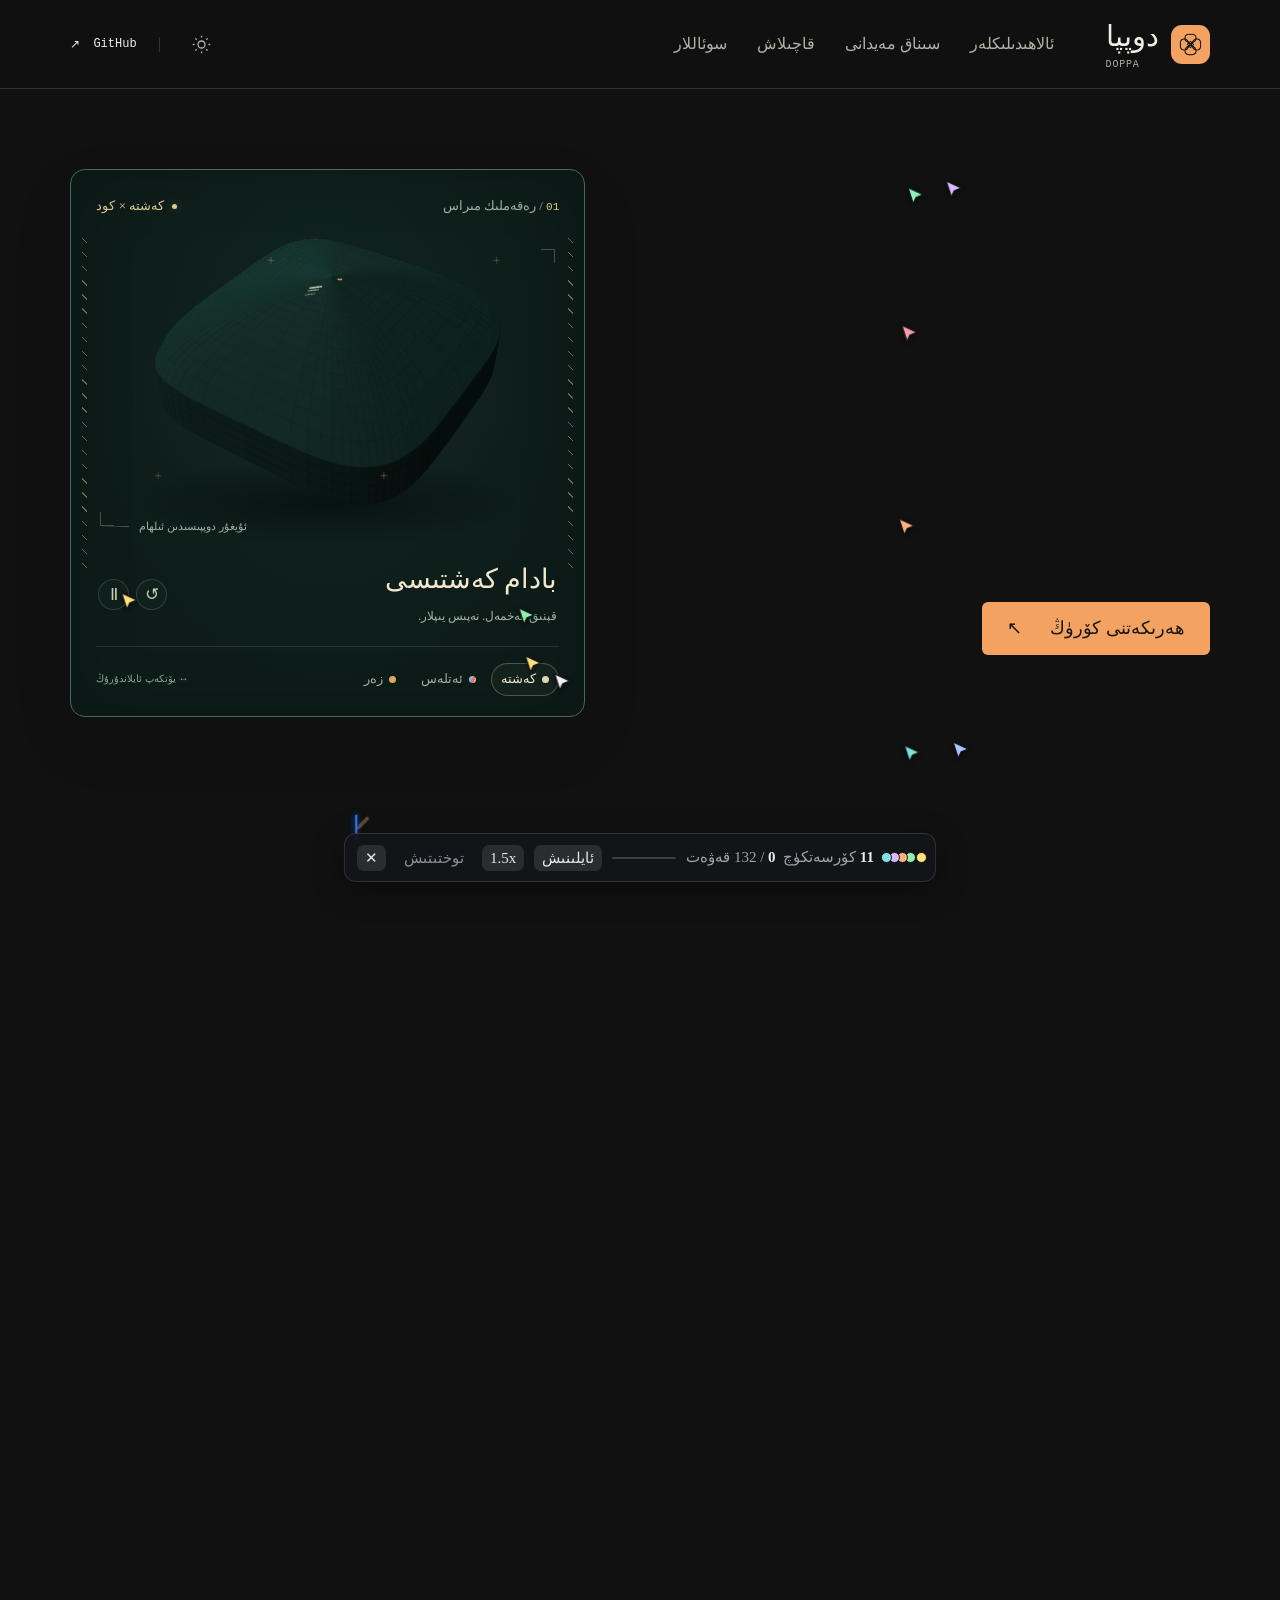
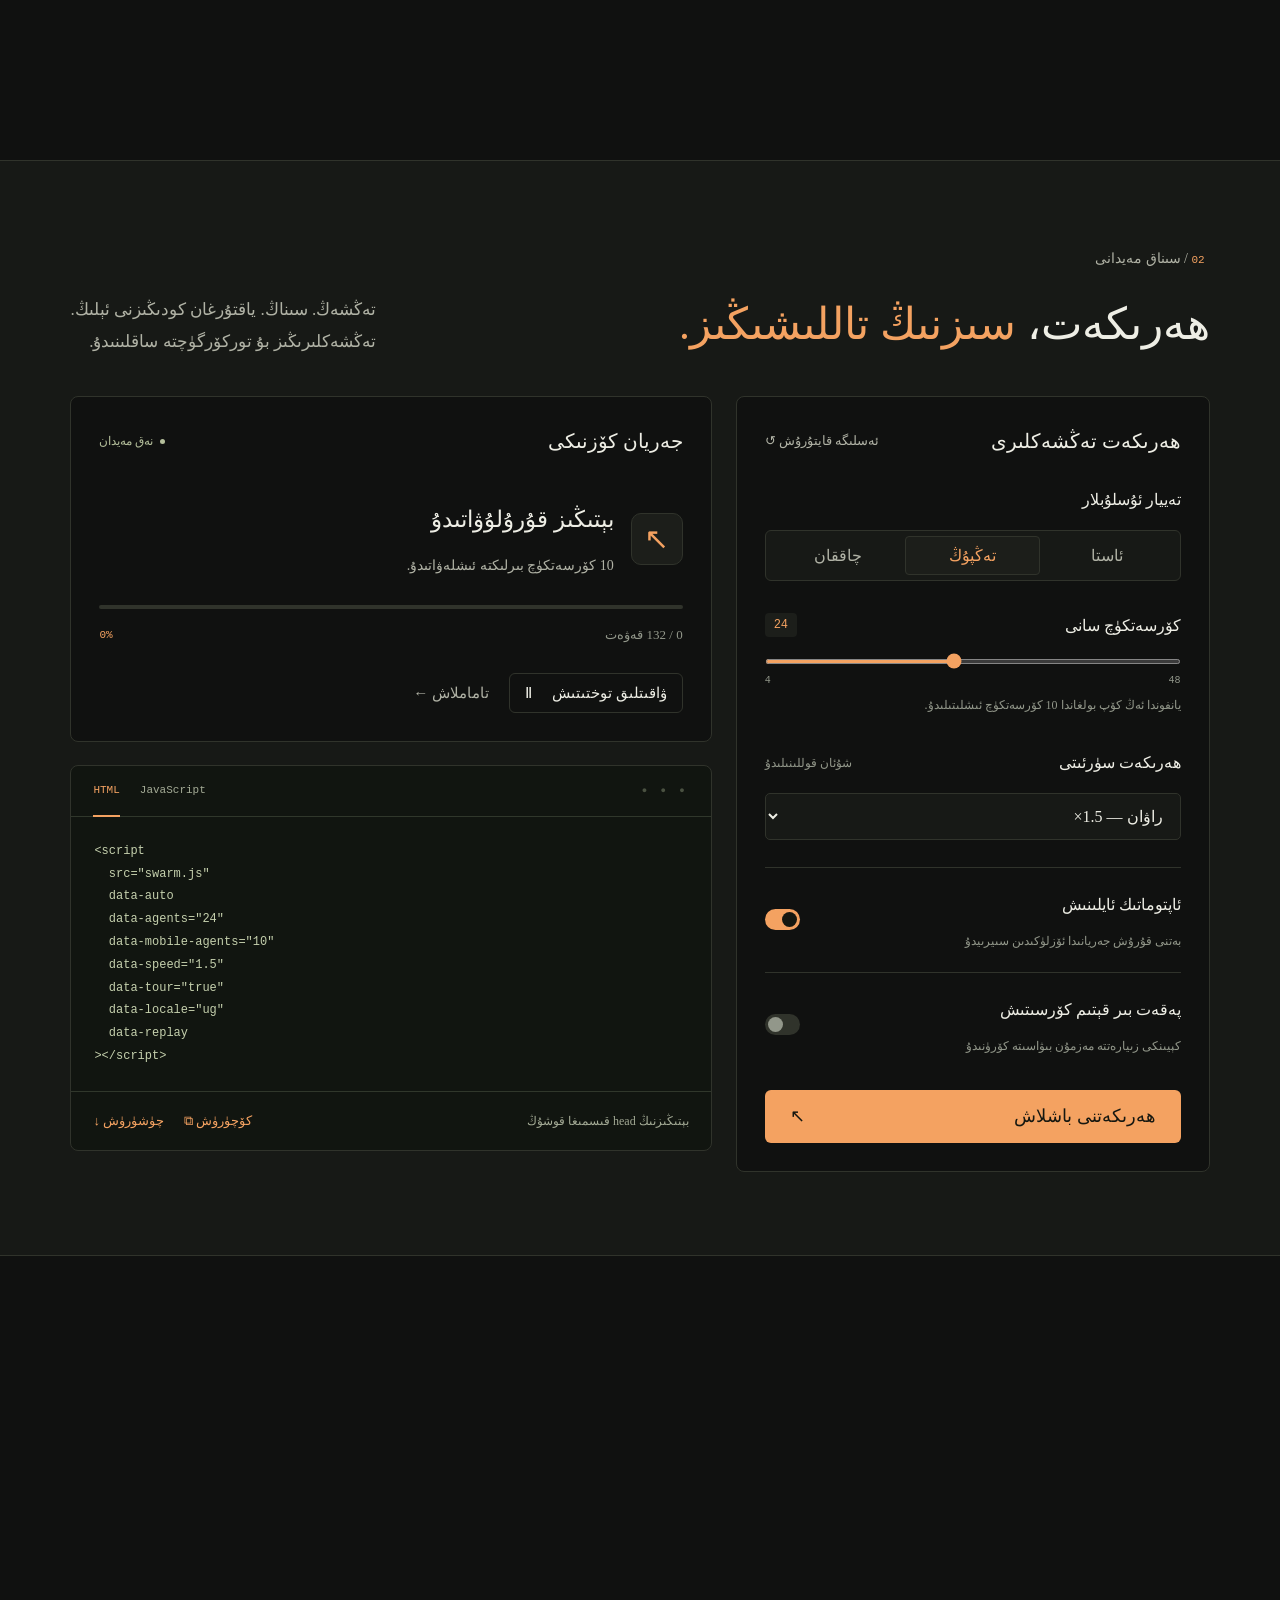
<file: index.html>
<!doctype html>
<html lang="ug" dir="rtl">
<head>
  <meta charset="utf-8">
  <meta name="viewport" content="width=device-width, initial-scale=1">
  <meta http-equiv="refresh" content="0;url=demo/index.html">
  <title>دوپپا — مىراس بىلەن ھەرىكەت ئۇچراشقاندا</title>
  <link rel="stylesheet" href="demo/fonts.css">
  <style>body{background:#101110;color:#f4a261;font-size:24px;padding:50px}a{color:inherit}</style>
</head>
<body class="alkatip-basma"><a href="demo/index.html">دوپپا تور بېتىنى ئېچىش ←</a></body>
</html>
</file>
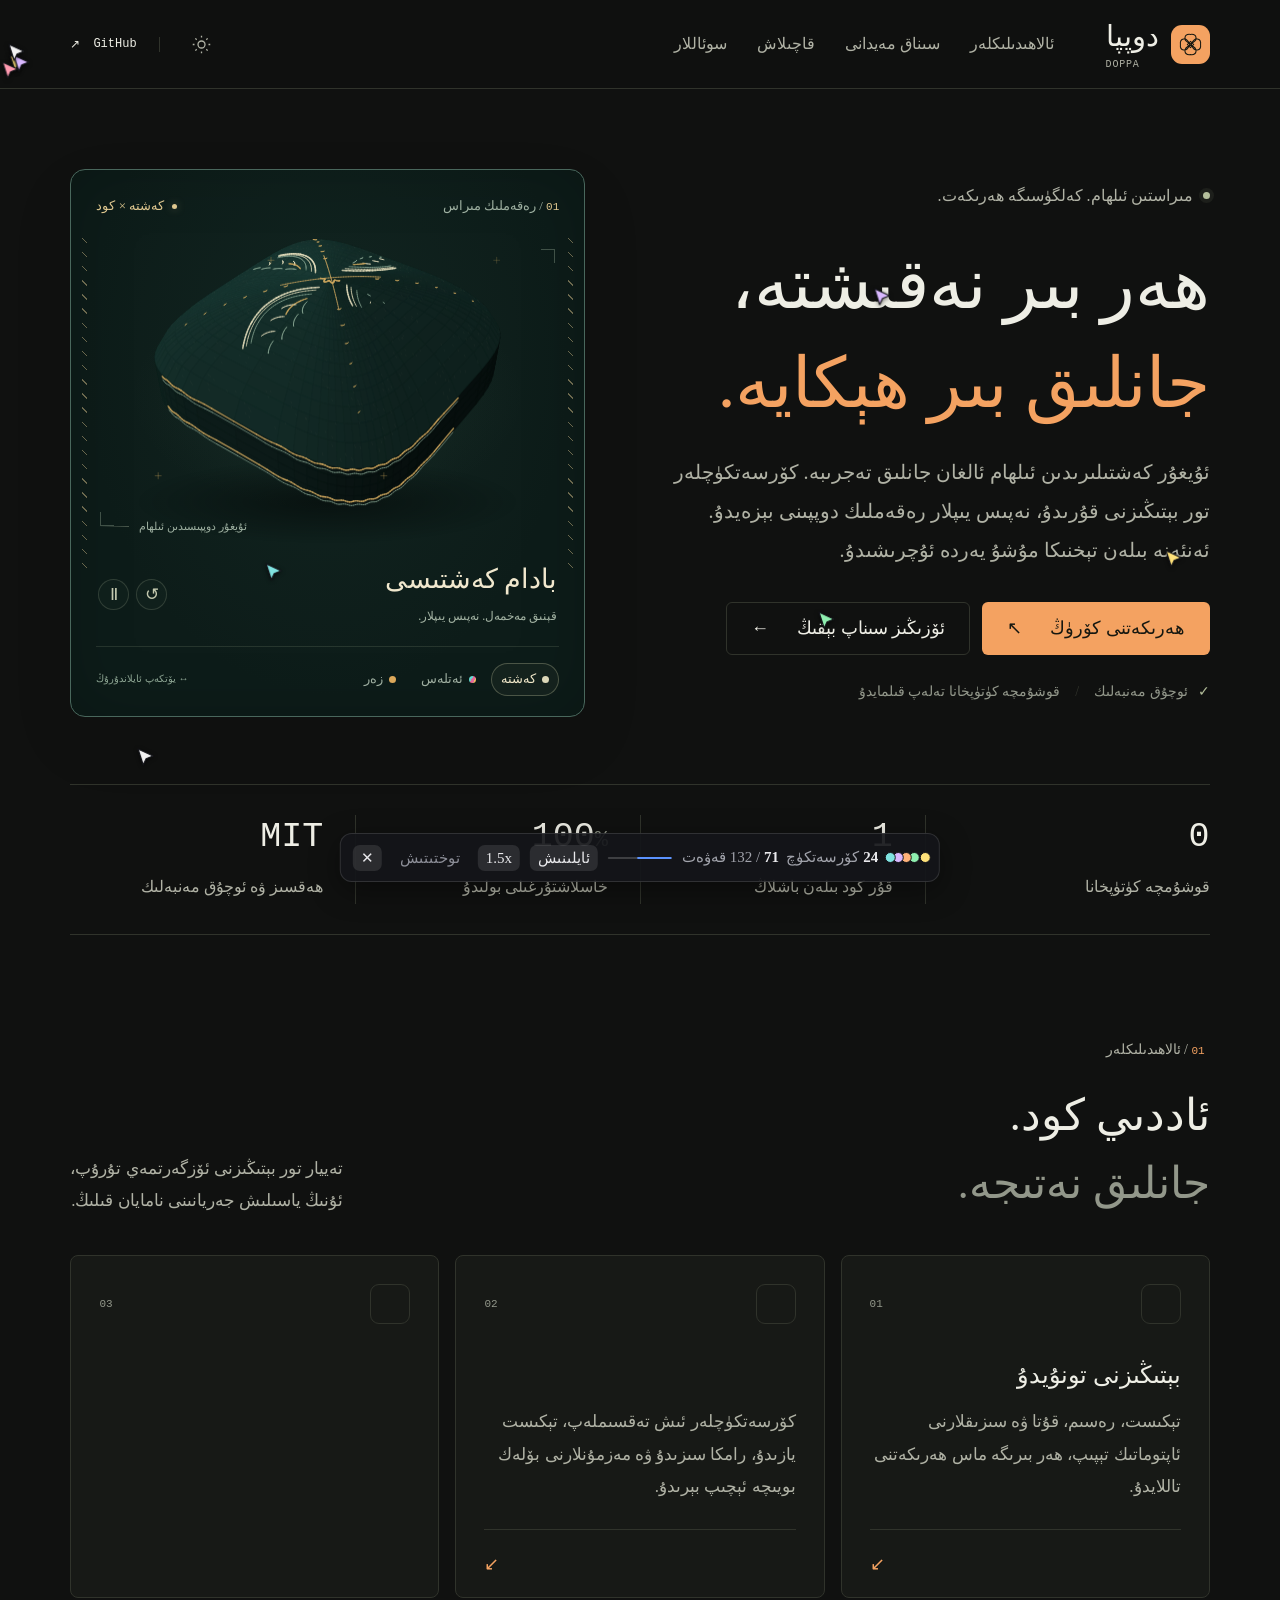
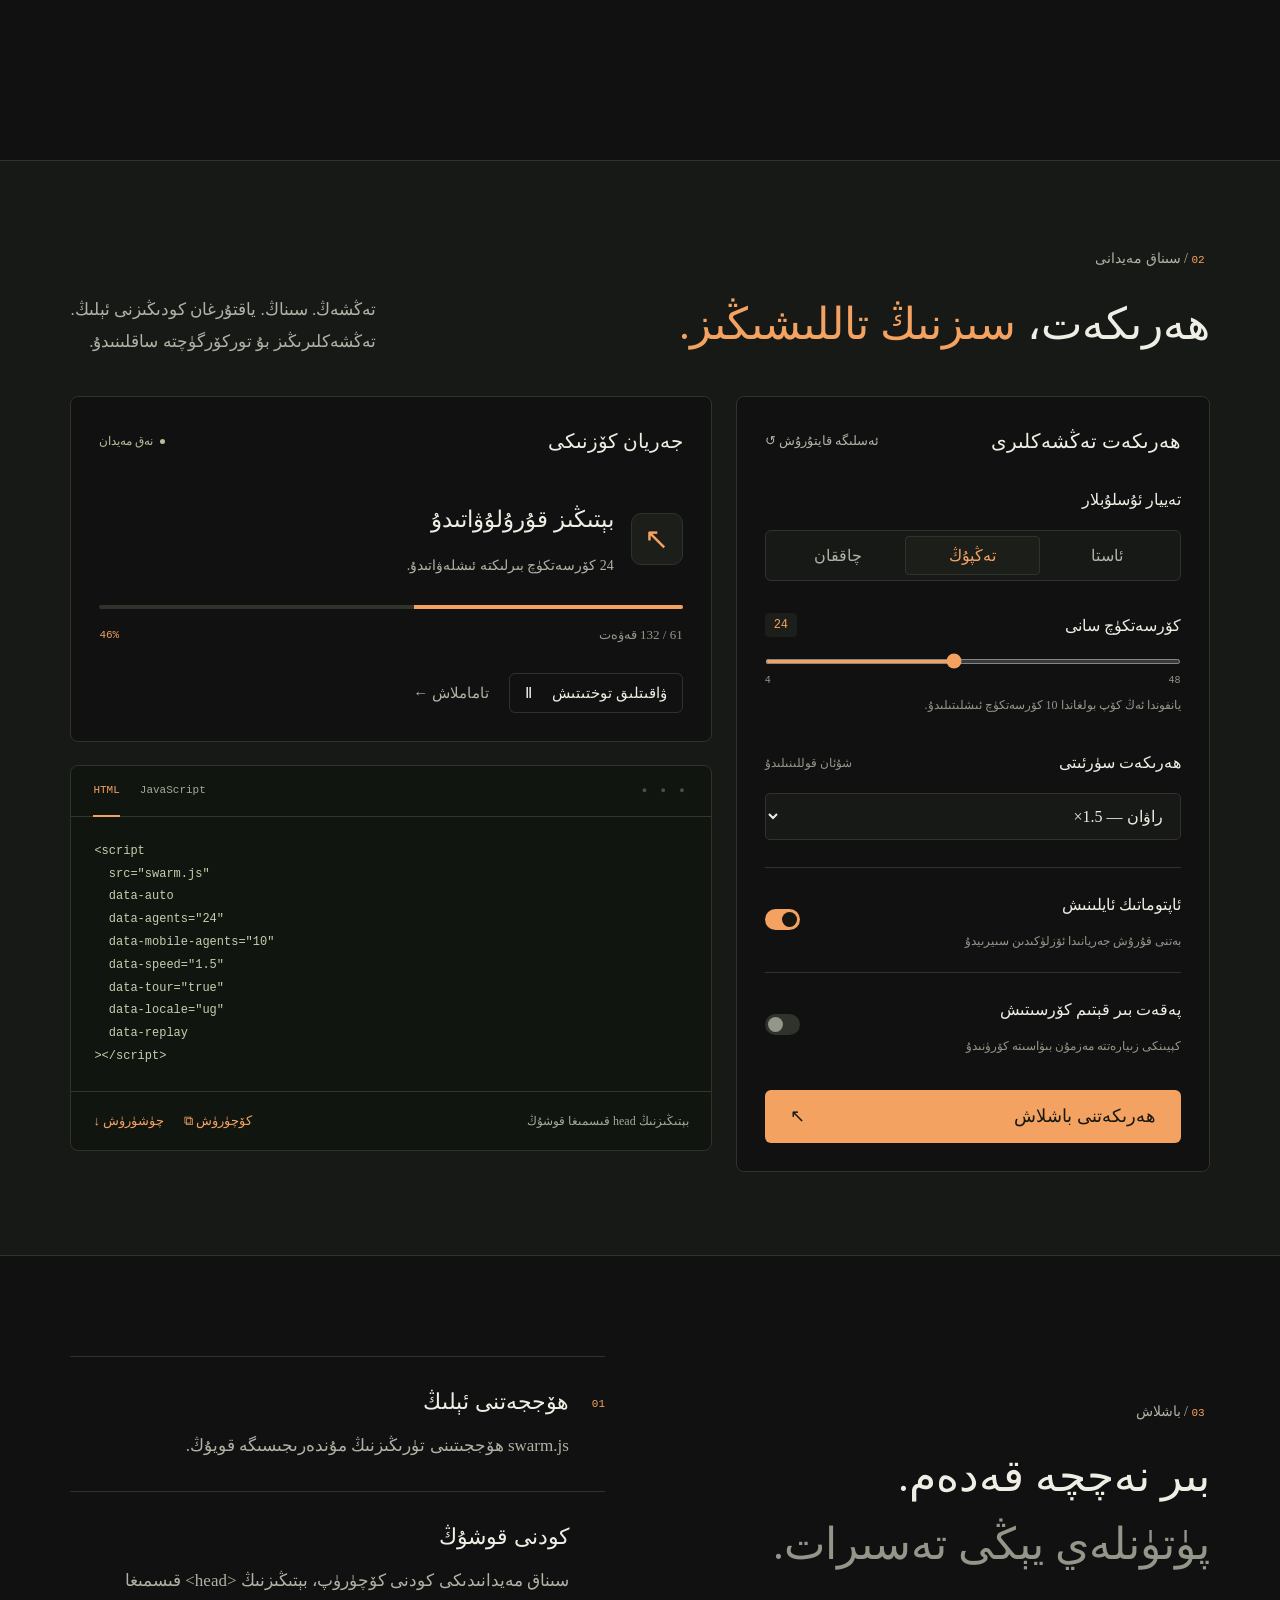
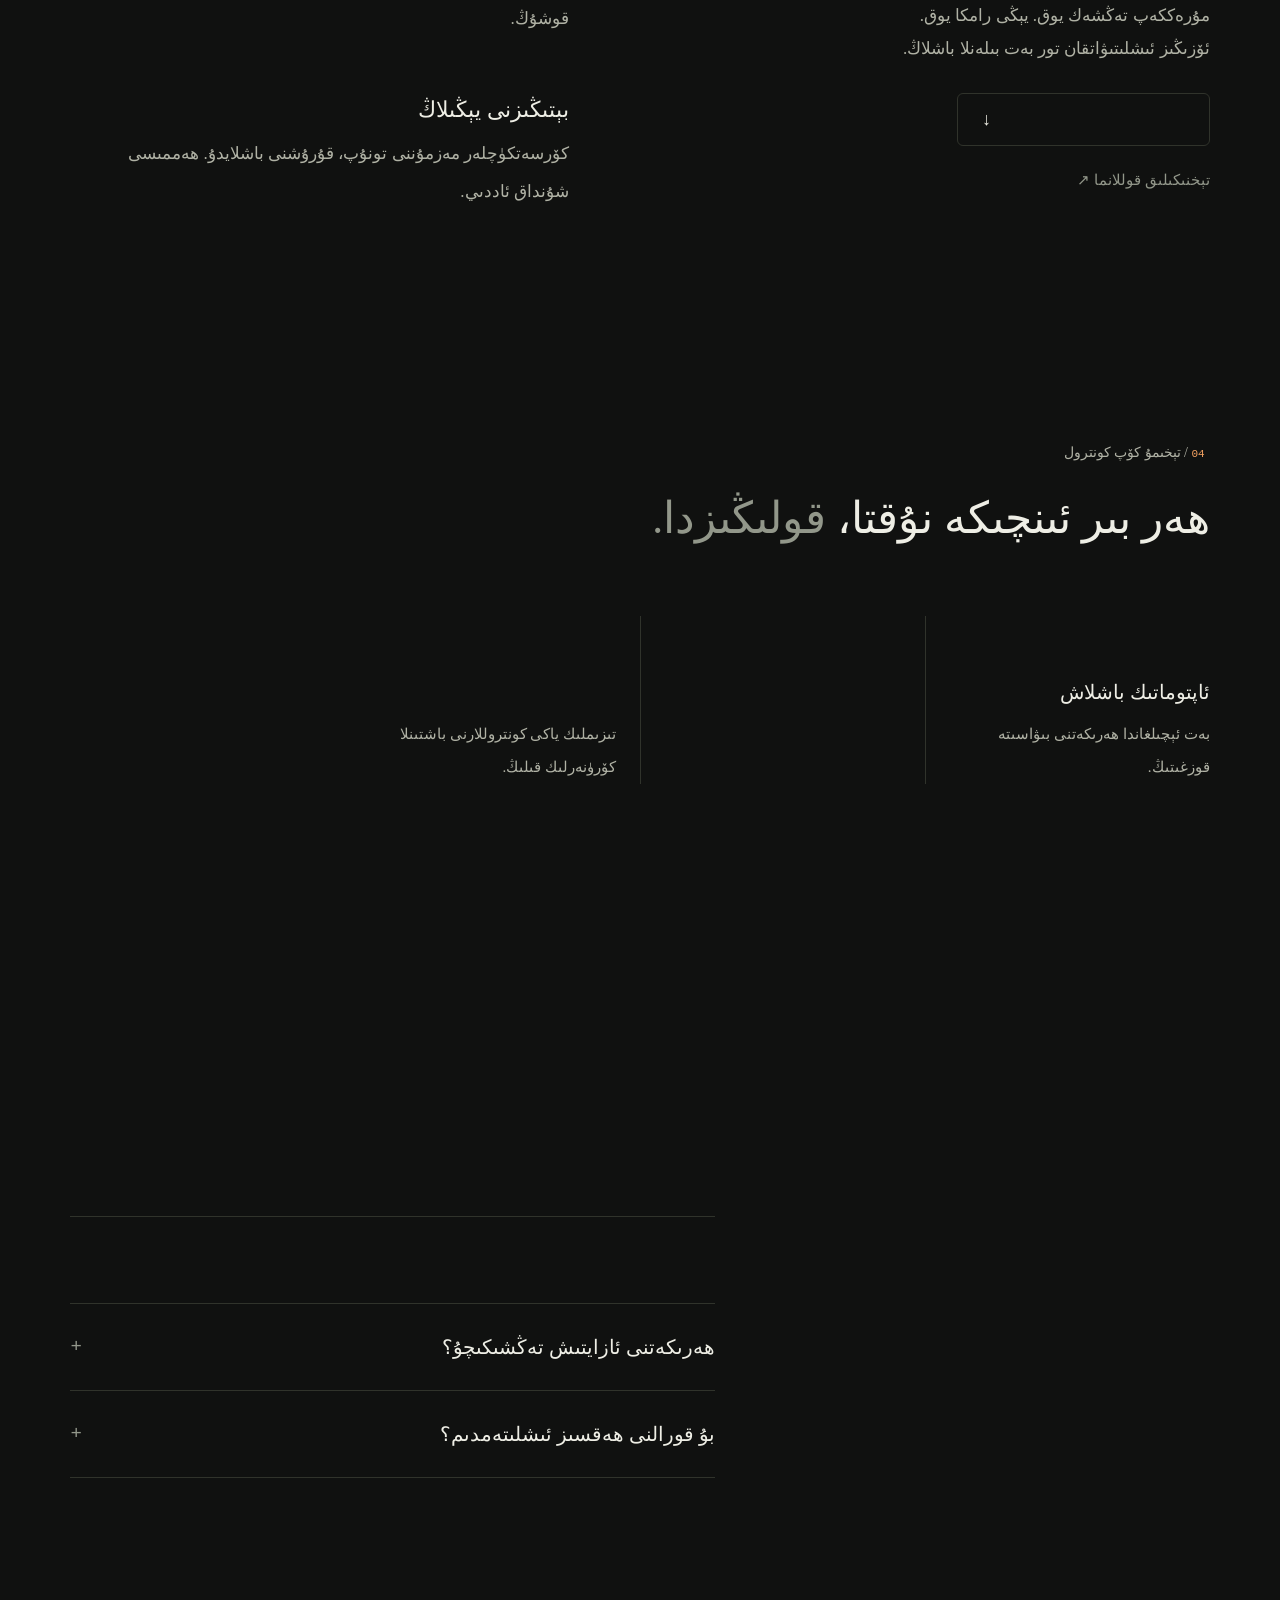
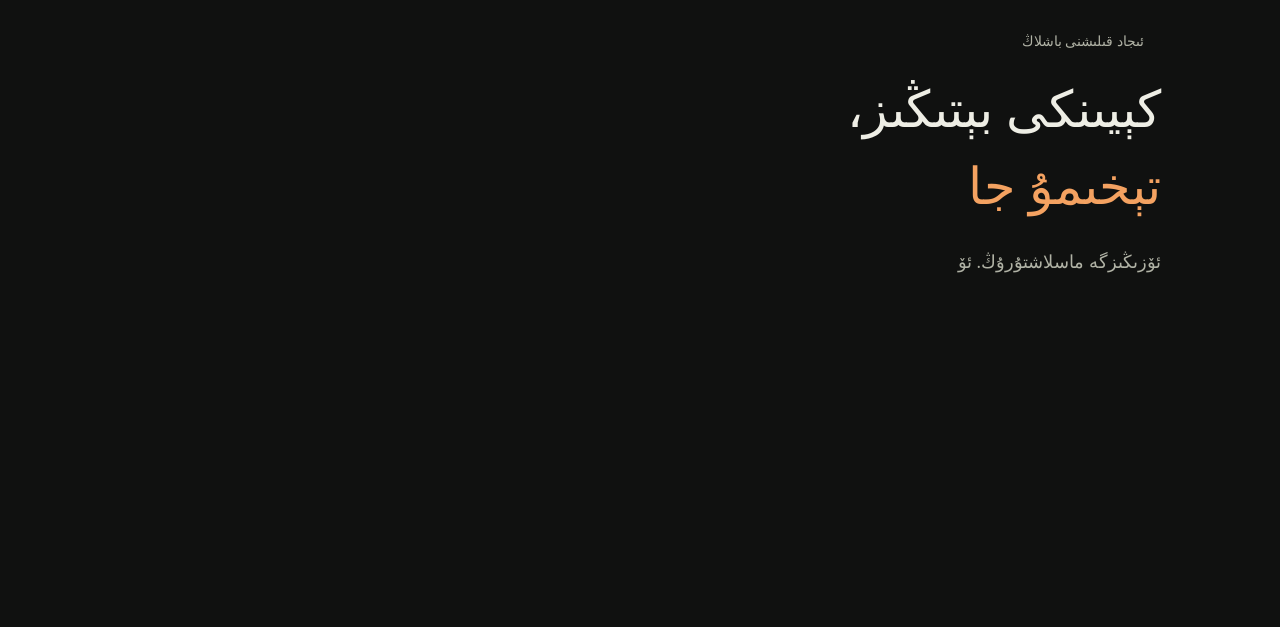
<file: demo/index.html>
<!doctype html>
<html lang="ug" dir="rtl" data-theme="dark">
<head>
  <meta charset="utf-8">
  <meta name="viewport" content="width=device-width, initial-scale=1">
  <meta name="theme-color" content="#101110">
  <meta name="description" content="دوپپا — ئۇيغۇر دوپپا كەشتىسى ۋە ئەتلەس رەڭلىرىدىن ئىلھام ئالغان جانلىق رەقەملىك تەجرىبە. ئۆزىڭىز ئايلاندۇرۇڭ، رەڭ تاللاڭ ۋە تور بېتىڭىزنى جانلاندۇرۇڭ.">
  <title>دوپپا — مىراس بىلەن ھەرىكەت ئۇچراشقاندا</title>
  <link rel="icon" href="mark.svg" type="image/svg+xml">
  <link rel="preconnect" href="https://db.onlinewebfonts.com" crossorigin>
  <link rel="preload" href="https://db.onlinewebfonts.com/t/3c16518f40da2fc2901f37666c0556a7.woff2" as="font" type="font/woff2" crossorigin>
  <link rel="stylesheet" href="fonts.css">
  <link rel="stylesheet" href="page.css">
  <script src="../swarm.js"></script>
</head>
<body class="alkatip-basma">
  <a class="skip-link" href="#main" data-swarm-skip>مەزمۇنغا ئاتلاش</a>
  <header class="nav" data-swarm-skip>
    <div class="nav-inner wrap">
      <a class="logo" href="#top" aria-label="دوپپا — باش بەت"><span class="logo-mark" aria-hidden="true"><svg viewBox="0 0 40 40" fill="none" stroke="currentColor" stroke-width="1.35" aria-hidden="true"><path d="M20 19C9 15 12 6 20 7c8-1 11 8 0 12Zm1 1c4-11 13-8 12 0 1 8-8 11-12 0Zm-1 1c11 4 8 13 0 12-8 1-11-8 0-12Zm-1-1C15 31 6 28 7 20c-1-8 8-11 12 0Z"/><path d="m20 16 4 4-4 4-4-4Z"/></svg></span><span>دوپپا<span class="logo-sub" lang="en" dir="ltr">DOPPA</span></span></a>
      <nav class="nav-links" id="navigation" aria-label="ئاساسىي تىزىملىك">
        <a href="#features">ئالاھىدىلىكلەر</a><a href="#playground">سىناق مەيدانى</a><a href="#install">قاچىلاش</a><a href="#questions">سوئاللار</a>
      </nav>
      <div class="nav-actions">
        <button class="icon-btn" id="theme-toggle" type="button" aria-label="يورۇق كۆرۈنۈشكە ئالماشتۇرۇش" title="كۆرۈنۈشنى ئالماشتۇرۇش"><svg viewBox="0 0 24 24" fill="none" stroke="currentColor" stroke-width="1.5" aria-hidden="true"><circle cx="12" cy="12" r="4"/><path d="M12 2v2m0 16v2M2 12h2m16 0h2M5 5l1.5 1.5m11 11L19 19M5 19l1.5-1.5m11-11L19 5"/></svg></button>
        <a class="github-link" href="https://github.com/UyghurCommunity" target="_blank" rel="noreferrer"><span lang="en">GitHub</span><span aria-hidden="true">↗</span></a>
        <button class="icon-btn menu-toggle" id="menu-toggle" type="button" aria-label="تىزىملىكنى ئېچىش" aria-expanded="false" aria-controls="navigation">☰</button>
      </div>
    </div>
  </header>

  <main id="main">
    <section class="hero wrap" id="top">
      <div class="hero-copy">
        <p class="eyebrow"><span class="status-dot"></span>مىراستىن ئىلھام. كەلگۈسىگە ھەرىكەت.</p>
        <h1>ھەر بىر نەقىشتە،<br><span class="accent">جانلىق بىر ھېكايە.</span></h1>
        <p class="lede">ئۇيغۇر كەشتىلىرىدىن ئىلھام ئالغان جانلىق تەجرىبە. كۆرسەتكۈچلەر تور بېتىڭىزنى قۇرىدۇ، نەپىس يىپلار رەقەملىك دوپپىنى بېزەيدۇ. ئەنئەنە بىلەن تېخنىكا مۇشۇ يەردە ئۇچرىشىدۇ.</p>
        <div class="cta-row"><button class="btn btn-primary" type="button" id="hero-replay" data-swarm-skip><span>ھەرىكەتنى كۆرۈڭ</span><span aria-hidden="true">↖</span></button><a class="btn btn-outline" href="#playground">ئۆزىڭىز سىناپ بېقىڭ <span aria-hidden="true">←</span></a></div>
        <p class="hero-note"><span class="tiny-check" aria-hidden="true">✓</span>ئوچۇق مەنبەلىك <span class="note-separator">/</span>قوشۇمچە كۈتۈپخانا تەلەپ قىلمايدۇ</p>
      </div>
      <div class="hero-visual heritage-card" data-palette="badam" data-swarm-skip>
        <div class="heritage-heading"><span class="heritage-edition"><bdi>01</bdi> / رەقەملىك مىراس</span><span class="heritage-live"><i></i>كەشتە × كود</span></div>
        <div class="heritage-stage">
          <div class="heritage-halo" aria-hidden="true"></div>
          <span class="heritage-corner corner-tr" aria-hidden="true"></span><span class="heritage-corner corner-bl" aria-hidden="true"></span>
          <canvas id="heritage-canvas" width="600" height="440" tabindex="0" role="img" aria-label="بادام كەشتىسىدىن ئىلھاملانغان، تۆت بۆلەكلىك رەقەملىك دوپپا" aria-describedby="heritage-help">دوپپا كەشتىسىدىن ئىلھاملانغان رەقەملىك نەقىش.</canvas>
          <div class="heritage-object-label"><span>ئۇيغۇر دوپپىسىدىن ئىلھام</span><span class="heritage-label-line" aria-hidden="true"></span></div>
        </div>
        <div class="heritage-caption"><div><h2 id="heritage-title">بادام كەشتىسى</h2><p id="heritage-description">قېنىق مەخمەل. نەپىس يىپلار.</p></div><div class="heritage-object-actions"><button id="heritage-reset" type="button" aria-label="دوپپا كۆرۈنۈشىنى ئەسلىگە قايتۇرۇش" title="ئەسلىگە قايتۇرۇش">↺</button><button id="heritage-pause" type="button" aria-pressed="false" aria-label="دوپپا ھەرىكىتىنى توختىتىش"><span aria-hidden="true">Ⅱ</span></button></div></div>
        <div class="heritage-toolbar"><div class="heritage-palettes" role="group" aria-label="دوپپىنىڭ رەڭ ئۇسلۇبى"><button type="button" data-heritage-palette="badam" aria-pressed="true"><i aria-hidden="true"></i>كەشتە</button><button type="button" data-heritage-palette="atlas" aria-pressed="false"><i aria-hidden="true"></i>ئەتلەس</button><button type="button" data-heritage-palette="golden" aria-pressed="false"><i aria-hidden="true"></i>زەر</button></div><p class="heritage-drag-hint" aria-hidden="true">↔ يۆتكەپ ئايلاندۇرۇڭ</p></div>
        <p class="sr-only" id="heritage-help">سۆرەپ ئايلاندۇرۇڭ. كۇنۇپكا تاختىسىدىكى يۆنىلىش كۇنۇپكىلىرى بىلەن كۆرۈنۈشنى ئۆزگەرتىڭ، بوشلۇق كۇنۇپكىسى بىلەن توختىتىڭ ياكى داۋاملاشتۇرۇڭ، Home بىلەن ئەسلىگە قايتۇرۇڭ.</p>
      </div>
      <dl class="stats"><div><dt>قوشۇمچە كۈتۈپخانا</dt><dd>0</dd></div><div><dt>قۇر كود بىلەن باشلاڭ</dt><dd>1</dd></div><div><dt>خاسلاشتۇرغىلى بولىدۇ</dt><dd>100<span>%</span></dd></div><div><dt>ھەقسىز ۋە ئوچۇق مەنبەلىك</dt><dd lang="en">MIT</dd></div></dl>
    </section>

    <section class="section wrap" id="features">
      <div class="section-heading"><div><p class="kicker"><span dir="ltr">01</span> / ئالاھىدىلىكلەر</p><h2>ئاددىي كود.<br><span class="dim">جانلىق نەتىجە.</span></h2></div><p class="section-intro">تەييار تور بېتىڭىزنى ئۆزگەرتمەي تۇرۇپ،<br>ئۇنىڭ ياسىلىش جەريانىنى نامايان قىلىڭ.</p></div>
      <div class="cards">
        <article class="card"><div class="card-top"><span class="feature-icon" aria-hidden="true">⌕</span><span class="card-num">01</span></div><h3>بېتىڭىزنى تونۇيدۇ</h3><p>تېكىست، رەسىم، قۇتا ۋە سىزىقلارنى ئاپتوماتىك تېپىپ، ھەر بىرىگە ماس ھەرىكەتنى تاللايدۇ.</p><span class="card-foot">ئاپتوماتىك تەھلىل <span aria-hidden="true">↙</span></span></article>
        <article class="card"><div class="card-top"><span class="feature-icon" aria-hidden="true">↖</span><span class="card-num">02</span></div><h3>بىرلىكتە قۇرىدۇ</h3><p>كۆرسەتكۈچلەر ئىش تەقسىملەپ، تېكىست يازىدۇ، رامكا سىزىدۇ ۋە مەزمۇنلارنى بۆلەك بويىچە ئېچىپ بېرىدۇ.</p><span class="card-foot">ماسلاشقان ھەرىكەت <span aria-hidden="true">↙</span></span></article>
        <article class="card"><div class="card-top"><span class="feature-icon" aria-hidden="true">✧</span><span class="card-num">03</span></div><h3>ئىز قالدۇرمايدۇ</h3><p>ھەرىكەت تاماملانغاندا ئۈستۈنكى قەۋەت يوقىلىدۇ. تور بېتىڭىز ئەسلى ھالىتىدە نورمال خىزمەت قىلىدۇ.</p><span class="card-foot">ئەسلى مەزمۇن ساقلىنىدۇ <span aria-hidden="true">↙</span></span></article>
      </div>
      <div class="feature-strip"><span><i aria-hidden="true">✓</i>ئۇيغۇرچە ۋە ئوڭدىن سولغا</span><span><i aria-hidden="true">✓</i>يانفونغا ماسلاشقان</span><span><i aria-hidden="true">✓</i>ھەرىكەتنى ئازايتىشنى قوللايدۇ</span><span><i aria-hidden="true">✓</i>خالىغان ۋاقىتتا ئاتلاڭ</span></div>
    </section>

    <section class="lab-section" id="playground" data-swarm-skip>
      <div class="wrap">
        <div class="section-heading"><div><p class="kicker"><span dir="ltr">02</span> / سىناق مەيدانى</p><h2>ھەرىكەت، <span class="accent">سىزنىڭ تاللىشىڭىز.</span></h2></div><p class="section-intro">تەڭشەڭ. سىناڭ. ياقتۇرغان كودىڭىزنى ئېلىڭ.<br>تەڭشەكلىرىڭىز بۇ توركۆرگۈچتە ساقلىنىدۇ.</p></div>
        <div class="lab-grid">
          <form class="control-panel" id="settings-form">
            <div class="panel-heading"><h3>ھەرىكەت تەڭشەكلىرى</h3><button class="text-button" id="reset-settings" type="button">ئەسلىگە قايتۇرۇش ↺</button></div>
            <div class="field"><span class="field-label" id="preset-label">تەييار ئۇسلۇبلار</span><div class="presets" role="group" aria-labelledby="preset-label"><button type="button" data-preset="calm" aria-pressed="false">ئاستا</button><button type="button" data-preset="balanced" aria-pressed="true">تەڭپۇڭ</button><button type="button" data-preset="energetic" aria-pressed="false">چاققان</button></div></div>
            <div class="field"><label class="field-row" for="agent-count"><span>كۆرسەتكۈچ سانى</span><output for="agent-count" id="agent-output" dir="ltr">24</output></label><input id="agent-count" name="agents" type="range" min="4" max="48" step="1" value="24" dir="ltr"><div class="range-labels" dir="ltr"><span>4</span><span>48</span></div><p class="field-hint">يانفوندا ئەڭ كۆپ بولغاندا 10 كۆرسەتكۈچ ئىشلىتىلىدۇ.</p></div>
            <div class="field"><label class="field-row" for="speed"><span>ھەرىكەت سۈرئىتى</span><span class="field-hint">شۇئان قوللىنىلىدۇ</span></label><select id="speed" name="speed"><option value="0.5">ئاستا — 0.5×</option><option value="1">نورمال — 1×</option><option value="1.5" selected>راۋان — 1.5×</option><option value="2">تېز — 2×</option><option value="4">ناھايىتى تېز — 4×</option></select></div>
            <label class="toggle-row" for="tour"><span><strong>ئاپتوماتىك ئايلىنىش</strong><small>بەتنى قۇرۇش جەريانىدا ئۆزلۈكىدىن سىيرىيدۇ</small></span><input id="tour" name="tour" type="checkbox" role="switch" checked><span class="switch" aria-hidden="true"></span></label>
            <label class="toggle-row" for="once"><span><strong>پەقەت بىر قېتىم كۆرسىتىش</strong><small>كېيىنكى زىيارەتتە مەزمۇن بىۋاسىتە كۆرۈنىدۇ</small></span><input id="once" name="once" type="checkbox" role="switch"><span class="switch" aria-hidden="true"></span></label>
            <button class="btn btn-primary run-button" id="run-animation" type="submit"><span>ھەرىكەتنى باشلاش</span><span aria-hidden="true">↖</span></button>
            <p class="reduced-note" id="reduced-note" hidden>سىستېمىڭىزدا ھەرىكەتنى ئازايتىش ئېچىلغان. مەزمۇنلار بىۋاسىتە كۆرسىتىلىدۇ.</p>
          </form>
          <div class="lab-preview">
            <div class="monitor panel"><div class="panel-heading"><h3>جەريان كۆزنىكى</h3><span class="live-badge"><i></i>نەق مەيدان</span></div><div class="monitor-status"><span class="monitor-symbol" aria-hidden="true">↖</span><div><p class="status-label" id="run-status" role="status" aria-live="polite">سىناشقا تەييار</p><p class="monitor-hint" id="run-hint">تەڭشەكلىرىڭىزنى تاللاپ، ھەرىكەتنى باشلاڭ.</p></div></div><div class="progress" id="build-progress" role="progressbar" aria-label="قۇرۇش جەريانى" aria-valuemin="0" aria-valuemax="100" aria-valuenow="0"><span id="progress-fill"></span></div><div class="monitor-meta"><span id="layer-count">0 / 0 قەۋەت</span><span id="progress-percent" dir="ltr">0%</span></div><div class="monitor-actions"><button class="btn btn-outline" id="pause-animation" type="button" disabled>ۋاقىتلىق توختىتىش <span aria-hidden="true">Ⅱ</span></button><button class="text-button" id="skip-animation" type="button" disabled>تاماملاش ←</button></div></div>
            <div class="code-panel"><div class="code-heading"><div class="code-tabs" role="tablist" aria-label="كود شەكلى"><button id="html-tab" role="tab" type="button" aria-selected="true" aria-controls="code-preview" data-code="html" lang="en">HTML</button><button id="js-tab" role="tab" type="button" aria-selected="false" aria-controls="code-preview" data-code="js" tabindex="-1" lang="en">JavaScript</button></div><span class="code-dots" aria-hidden="true">● ● ●</span></div><pre id="code-preview" role="tabpanel" aria-labelledby="html-tab" tabindex="0" dir="ltr"><code id="generated-code"></code></pre><div class="code-footer"><span id="code-instruction">بېتىڭىزگە قوشۇشقا تەييار</span><div><button id="copy-code" class="text-button" type="button">كۆچۈرۈش ⧉</button><button id="download-code" class="text-button" type="button">چۈشۈرۈش ↓</button></div></div><p class="copy-status" id="copy-status" role="status" aria-live="polite"></p></div>
          </div>
        </div>
      </div>
    </section>

    <section class="section wrap install-section" id="install">
      <div class="install-copy"><p class="kicker"><span dir="ltr">03</span> / باشلاش</p><h2>بىر نەچچە قەدەم.<br><span class="dim">پۈتۈنلەي يېڭى تەسىرات.</span></h2><p class="section-intro">مۇرەككەپ تەڭشەك يوق. يېڭى رامكا يوق.<br>ئۆزىڭىز ئىشلىتىۋاتقان تور بەت بىلەنلا باشلاڭ.</p><a class="btn btn-outline" href="../swarm.js" download="swarm.js">ھۆججەتنى چۈشۈرۈش <span aria-hidden="true">↓</span></a><a class="docs-link" href="https://github.com/UyghurCommunity/doppa#readme" target="_blank" rel="noreferrer">تېخنىكىلىق قوللانما ↗</a></div>
      <ol class="steps"><li><span class="step-num">01</span><div><h3>ھۆججەتنى ئېلىڭ</h3><p><bdi lang="en">swarm.js</bdi> ھۆججىتىنى تۈرىڭىزنىڭ مۇندەرىجىسىگە قويۇڭ.</p></div></li><li><span class="step-num">02</span><div><h3>كودنى قوشۇڭ</h3><p>سىناق مەيدانىدىكى كودنى كۆچۈرۈپ، بېتىڭىزنىڭ <bdi lang="en">&lt;head&gt;</bdi> قىسمىغا قوشۇڭ.</p></div></li><li><span class="step-num">03</span><div><h3>بېتىڭىزنى يېڭىلاڭ</h3><p>كۆرسەتكۈچلەر مەزمۇننى تونۇپ، قۇرۇشنى باشلايدۇ. ھەممىسى شۇنداق ئاددىي.</p></div></li></ol>
    </section>

    <section class="section wrap" id="options"><div class="section-heading"><div><p class="kicker"><span dir="ltr">04</span> / تېخىمۇ كۆپ كونترول</p><h2>ھەر بىر ئىنچىكە نۇقتا، <span class="dim">قولىڭىزدا.</span></h2></div></div><div class="options-grid"><div class="option"><code>data-auto</code><h3>ئاپتوماتىك باشلاش</h3><p>بەت ئېچىلغاندا ھەرىكەتنى بىۋاسىتە قوزغىتىڭ.</p></div><div class="option"><code>data-replay</code><h3>قايتا كۆرۈش</h3><p>ھەرىكەتتىن كېيىن قايتا قويۇش كۇنۇپكىسىنى ساقلاڭ.</p></div><div class="option"><code>data-swarm-skip</code><h3>بۆلەكنى چىقىرىۋېتىش</h3><p>تىزىملىك ياكى كونتروللارنى باشتىنلا كۆرۈنەرلىك قىلىڭ.</p></div><div class="option"><code>data-swarm="media"</code><h3>بىر پۈتۈن ئېچىش</h3><p>بىر بۆلەكنى رەسىمگە ئوخشاش بىرلا قېتىمدا ئېچىڭ.</p></div></div></section>

    <section class="section wrap faq-section" id="questions"><div><p class="kicker"><span dir="ltr">05</span> / سوئاللار</p><h2>بىلىۋالسىڭىز<br><span class="dim">پايدىلىق.</span></h2></div><div class="faq-list"><details open><summary>مەۋجۇت تور بېتىمنى ئۆزگەرتىشىم كېرەكمۇ؟<span aria-hidden="true">+</span></summary><p>ياق. بۇ قورال تەييار مەزمۇننى تونۇپ ھەرىكەت قوشىدۇ. ھۆججەتنى ۋە بىر قۇر كودنى قوشسىڭىزلا بولىدۇ. ئۇنى ئېلىۋەتسىڭىز بەت ئەسلى ھالىتىگە قايتىدۇ.</p></details><details><summary>ئۇيغۇرچە مەزمۇننى قوللامدۇ؟<span aria-hidden="true">+</span></summary><p>ھەئە. بۇ نۇسخا ئۇيغۇرچە كونتروللارنى ۋە ئوڭدىن سولغا يېزىشنى قوللايدۇ. بەتنىڭ تىلىنى <bdi lang="en">lang="ug"</bdi> قىلىپ بەلگىلەڭ. بۇ بېتىمىزدە ALKATIP Basma خەت نۇسخىسى ئىشلىتىلدى.</p></details><details><summary>زىيارەتچىلەر ھەرىكەتنى توختىتالامدۇ؟<span aria-hidden="true">+</span></summary><p>ھەئە. ۋاقىتلىق توختىتىش، داۋاملاشتۇرۇش، سۈرئەتنى ئۆزگەرتىش ۋە بىۋاسىتە تاماملاش كونتروللىرى بار. قولدا سىيرىغاندا ئاپتوماتىك ئايلىنىش سىزگە يول بېرىدۇ.</p></details><details><summary>ھەرىكەتنى ئازايتىش تەڭشىكىچۇ؟<span aria-hidden="true">+</span></summary><p>سىستېمىدا ھەرىكەتنى ئازايتىش ئېچىلغان بولسا، مەزمۇنلار جانلاندۇرۇلماي بىۋاسىتە كۆرسىتىلىدۇ. تېكىستلەر ئېكران ئوقۇغۇچ ۋە ئىزدەش ماتورلىرى ئۈچۈن بەتتە ساقلىنىدۇ.</p></details><details><summary>بۇ قورالنى ھەقسىز ئىشلىتەمدىم؟<span aria-hidden="true">+</span></summary><p>ھەئە. قورال MIT ئىجازەتنامىسىدە ئوچۇق مەنبەلىك تارقىتىلغان. شەخسىي ۋە سودا تۈرلىرىڭىزدە ئىشلىتەلەيسىز. ئەسلى ئىجازەتنامىنى ساقلاڭ.</p></details></div></section>

    <section class="closing wrap"><div class="closing-inner"><p class="eyebrow"><span class="status-dot"></span>ئىجاد قىلىشنى باشلاڭ</p><h2>كېيىنكى بېتىڭىز،<br><span class="accent">تېخىمۇ جانلىق بولسۇن.</span></h2><p>ئۆزىڭىزگە ماسلاشتۇرۇڭ. ئۆز تۈرىڭىزدە ئىشلىتىڭ.</p><a class="btn btn-primary" href="#playground">سىناق مەيدانىغا قايتىش <span aria-hidden="true">↑</span></a><span class="closing-spark" aria-hidden="true"><svg viewBox="0 0 40 40" fill="none" stroke="currentColor" stroke-width="1.35" aria-hidden="true"><path d="M20 19C9 15 12 6 20 7c8-1 11 8 0 12Zm1 1c4-11 13-8 12 0 1 8-8 11-12 0Zm-1 1c11 4 8 13 0 12-8 1-11-8 0-12Zm-1-1C15 31 6 28 7 20c-1-8 8-11 12 0Z"/><path d="m20 16 4 4-4 4-4-4Z"/></svg></span></div></section>
  </main>
  <footer class="footer wrap"><a class="logo" href="#top"><span class="logo-mark" aria-hidden="true"><svg viewBox="0 0 40 40" fill="none" stroke="currentColor" stroke-width="1.35" aria-hidden="true"><path d="M20 19C9 15 12 6 20 7c8-1 11 8 0 12Zm1 1c4-11 13-8 12 0 1 8-8 11-12 0Zm-1 1c11 4 8 13 0 12-8 1-11-8 0-12Zm-1-1C15 31 6 28 7 20c-1-8 8-11 12 0Z"/><path d="m20 16 4 4-4 4-4-4Z"/></svg></span><span>دوپپا</span></a><p>مىراستىن ئىلھام. تەسەۋۋۇر بىلەن ياسالدى.</p><div><a href="https://github.com/UyghurCommunity" lang="en" target="_blank" rel="noreferrer">GitHub ↗</a><a href="../LICENSE" lang="en">MIT</a><a href="#top">يۇقىرىغا ↑</a></div></footer>
  <div class="toast" id="toast" role="status" aria-live="polite" data-swarm-skip></div>
  <script src="heritage.js"></script>
  <script src="page.js"></script>
</body>
</html>
</file>
<file: demo/fonts.css>
@font-face {
  font-family: "ALKATIP Basma";
  src: url("https://db.onlinewebfonts.com/t/3c16518f40da2fc2901f37666c0556a7.woff2") format("woff2"),
       url("https://db.onlinewebfonts.com/t/3c16518f40da2fc2901f37666c0556a7.woff") format("woff"),
       url("https://db.onlinewebfonts.com/t/3c16518f40da2fc2901f37666c0556a7.ttf") format("truetype");
  font-weight: normal;
  font-style: normal;
  font-display: swap;
}

.alkatip-basma {
  font-family: "ALKATIP Basma", serif;
  direction: rtl;
  unicode-bidi: embed;
  line-height: 2.2;
}
</file>
<file: demo/page.css>
:root {
  color-scheme:dark;
  --ink:#101110;
  --panel:#171916;
  --panel-alt:#1c1e1a;
  --line:#30332b;
  --text:#eeeee5;
  --muted:#b0b2a5;
  --dim:#92978a;
  --accent:#f4a261;
  --accent-text:#151710;
  --green:#b4bf9b;
  --gutter:clamp(22px,5.5vw,84px);
  --sans:"ALKATIP Basma",serif;
  --mono:ui-monospace,SFMono-Regular,Consolas,"ALKATIP Basma",monospace;
}

:root[data-theme=light] {
  color-scheme:light;
  --ink:#f5f3eb;
  --panel:#eeede4;
  --panel-alt:#e7e7dc;
  --line:#d4d5c6;
  --text:#23271e;
  --muted:#5e6455;
  --dim:#6b735f;
  --accent:#b75a23;
  --accent-text:#fff8ef;
  --green:#596b3d;
}

* {
  box-sizing:border-box;
}

html {
  scroll-behavior:smooth;
  scroll-padding-top:100px;
  background:var(--ink);
  -webkit-text-size-adjust:100%;
}

body {
  margin:0;
  background:var(--ink);
  color:var(--text);
  font-family:var(--sans);
  font-size:18px;
  line-height:1.8;
  -webkit-font-smoothing:antialiased;
}

h1,h2,h3,p,dl,dd,dt,ul,ol {
  margin:0;
  padding:0;
}

ul,ol {
  list-style:none;
}

a {
  color:inherit;
  text-decoration:none;
}

button,input,select {
  font:inherit;
}

button {
  cursor:pointer;
}

button:disabled {
  cursor:default;
  opacity:.4;
}

a,button,input,select,summary {
  -webkit-tap-highlight-color:transparent;
}

button,a,select,input,summary {
  outline-offset:5px;
}

:focus-visible {
  outline:2px solid var(--accent);
}

::selection {
  background:var(--accent);
  color:var(--accent-text);
}

[hidden] {
  display:none!important;
}

bdi,code {
  unicode-bidi:isolate;
}

code {
  font-family:var(--mono);
  direction:ltr;
  display:inline-block;
  font-size:.8em;
}

.wrap {
  max-width:1440px;
  width:100%;
  margin-inline:auto;
  padding-inline:var(--gutter);
}

.accent {
  color:var(--accent);
}

.dim {
  color:var(--dim);
}

.skip-link {
  position:fixed;
  inset-block-start:8px;
  inset-inline-start:20px;
  transform:translateY(-150%);
  z-index:100;
  background:var(--accent);
  color:var(--accent-text);
  padding:8px 20px;
  border-radius:5px;
}

.skip-link:focus {
  transform:none;
}

.nav {
  position:sticky;
  top:0;
  z-index:20;
  background:color-mix(in srgb,var(--ink) 92%,transparent);
  backdrop-filter:blur(18px);
  border-bottom:1px solid var(--line);
}

.nav-inner {
  min-height:88px;
  display:flex;
  align-items:center;
  gap:clamp(24px,4vw,64px);
}

.logo {
  display:inline-flex;
  align-items:center;
  gap:12px;
  font-size:29px;
  line-height:1.3;
  flex-shrink:0;
}

.logo-mark {
  display:grid;
  place-items:center;
  width:39px;
  height:39px;
  border-radius:11px;
  background:var(--accent);
  color:var(--accent-text);
  font:29px/1 Arial,sans-serif;
}

.logo-sub {
  font:10px/1 var(--mono);
  letter-spacing:.08em;
  display:block;
  color:var(--muted);
  margin-top:5px;
}

.nav-links {
  display:flex;
  gap:30px;
  font-size:16px;
  color:var(--muted);
}

.nav-links a:hover,.github-link:hover,.text-button:hover,.docs-link:hover {
  color:var(--accent);
}

.nav-actions {
  margin-inline-start:auto;
  display:flex;
  align-items:center;
  gap:22px;
}

.icon-btn {
  border:0;
  background:transparent;
  color:var(--muted);
  display:grid;
  place-items:center;
  width:40px;
  height:40px;
  border-radius:8px;
}

.icon-btn:hover {
  background:var(--panel-alt);
  color:var(--text);
}

.icon-btn svg {
  width:21px;
  height:21px;
}

.github-link {
  display:flex;
  gap:13px;
  align-items:center;
  font:12px var(--mono);
  border-inline-start:1px solid var(--line);
  padding-inline-start:22px;
}

.menu-toggle {
  display:none;
}

.btn {
  display:inline-flex;
  align-items:center;
  justify-content:center;
  gap:28px;
  min-height:53px;
  padding:10px 24px;
  border:1px solid transparent;
  border-radius:6px;
  font-size:18px;
  line-height:1.5;
  transition:background .15s,transform .15s;
}

.btn:hover {
  transform:translateY(-2px);
}

.btn-primary {
  background:var(--accent);
  color:var(--accent-text);
}

.btn-primary:hover {
  background:color-mix(in srgb,var(--accent) 87%,white);
}

.btn-outline {
  background:transparent;
  border-color:var(--line);
  color:var(--text);
}

.btn-outline:hover {
  background:var(--panel-alt);
  border-color:var(--dim);
}

.text-button {
  padding:0;
  border:0;
  background:transparent;
  color:var(--muted);
  font-size:15px;
  line-height:1.7;
}

.hero {
  display:grid;
  grid-template-columns:1.1fr 1fr;
  gap:58px;
  align-items:center;
  padding-block:80px 0;
}

.eyebrow {
  display:flex;
  align-items:center;
  gap:10px;
  font-size:16px;
  color:var(--muted);
  margin-bottom:22px;
}

.status-dot {
  width:7px;
  height:7px;
  border-radius:50%;
  background:var(--green);
  box-shadow:0 0 0 4px color-mix(in srgb,var(--green) 8%,transparent);
  flex-shrink:0;
}

h1 {
  font-size:clamp(52px,5.5vw,81px);
  line-height:1.4;
  font-weight:400;
}

h2 {
  font-size:clamp(32px,3.4vw,49px);
  line-height:1.55;
  font-weight:400;
}

h3 {
  font-size:24px;
  line-height:1.6;
  font-weight:400;
}

.lede {
  font-size:20px;
  color:var(--muted);
  line-height:1.95;
  max-width:540px;
  margin-top:21px;
}

.cta-row {
  display:flex;
  flex-wrap:wrap;
  gap:12px;
  margin-top:32px;
}

.hero-note {
  display:flex;
  align-items:center;
  gap:10px;
  font-size:14px;
  color:var(--dim);
  margin-top:22px;
}

.tiny-check {
  color:var(--green);
}

.note-separator {
  margin-inline:5px;
  color:var(--line);
}

/* Textile sculpture: a quiet gallery frame around the embroidered object. */
.hero-visual.heritage-card {
  --thread:#dfc78f;
  position:relative;
  isolation:isolate;
  display:grid;
  grid-template-rows:auto minmax(0,1fr) auto auto;
  width:100%;
  min-width:0;
  aspect-ratio:.94;
  max-height:590px;
  border:1px solid #49675c;
  border-radius:15px;
  overflow:hidden;
  color:#e9e5cf;
  background:radial-gradient(ellipse at 50% 35%,#254d432e,transparent 67%),#0d1c19;
  box-shadow:inset 0 0 65px #0003,0 25px 65px #00000014;
}
.heritage-card:before,.heritage-card:after {
  content:"";
  position:absolute;
  pointer-events:none;
  z-index:1;
  width:5px;
  inset-block:65px 145px;
  opacity:.45;
  background:repeating-linear-gradient(45deg,transparent 0 5px,var(--thread) 5px 6px,transparent 6px 10px);
}
.heritage-card:before { inset-inline-start:11px; }
.heritage-card:after { inset-inline-end:11px; }
.heritage-card[data-palette=atlas] {
  --thread:#70c9c5;
  background:radial-gradient(ellipse at 45% 35%,#4e3b6b45,transparent 65%),#111d25;
  border-color:#48686c;
}
.heritage-card[data-palette=golden] {
  --thread:#e9bf6f;
  background:radial-gradient(ellipse at 45% 35%,#5d2d454a,transparent 65%),#231720;
  border-color:#775941;
}
.heritage-heading {
  display:flex;
  align-items:center;
  justify-content:space-between;
  gap:14px;
  padding:22px 25px 0;
  font-size:13px;
  color:#9eb0a1;
}
.heritage-edition bdi { font:11px var(--mono);color:var(--thread); }
.heritage-live { display:inline-flex;align-items:center;gap:8px;color:var(--thread); }
.heritage-live i { width:5px;height:5px;border-radius:50%;background:var(--thread);box-shadow:0 0 9px #dbc28b66; }
.heritage-stage { position:relative;min-height:245px;isolation:isolate; }
.heritage-halo {
  position:absolute;
  inset:15% 8% 8%;
  background:radial-gradient(ellipse,#71987c15,transparent 65%);
  pointer-events:none;
  z-index:-1;
}
#heritage-canvas {
  display:block;
  position:absolute;
  inset:0;
  width:100%;
  height:100%;
  cursor:grab;
  touch-action:pan-y;
  border-radius:10px;
}
#heritage-canvas.is-dragging { cursor:grabbing; }
#heritage-canvas:focus-visible { outline:1px dashed var(--thread);outline-offset:-12px; }
.heritage-corner { position:absolute;width:14px;height:14px;border-color:#8fa38e66;border-style:solid;pointer-events:none; }
.corner-tr { inset-block-start:28px;inset-inline-start:29px;border-width:1px 1px 0 0; }
.corner-bl { inset-block-end:22px;inset-inline-end:29px;border-width:0 0 1px 1px; }
.heritage-object-label { position:absolute;inset-inline-end:28px;inset-block-end:10px;display:flex;align-items:center;gap:10px;pointer-events:none;font-size:11px;color:#9eb0a1; }
.heritage-label-line { display:block;width:30px;height:1px;background:linear-gradient(90deg,transparent,#a8b49c66); }
.heritage-caption { padding:11px 27px 17px;display:flex;align-items:center;justify-content:space-between;gap:12px; }
.heritage-caption h2 { font-size:27px;line-height:1.5;color:#f1e8ce; }
.heritage-caption p { color:#a4b4a4;font-size:12px;margin-top:3px; }
.heritage-object-actions { display:flex;gap:7px;flex-shrink:0; }
.heritage-object-actions button { width:31px;height:31px;border:1px solid #b2bf9e33;border-radius:50%;background:#b2bf9e06;color:#c4c9af;font:17px Arial,sans-serif;display:grid;place-items:center; }
.heritage-object-actions button:hover { border-color:var(--thread);color:var(--thread);background:#b2bf9e12; }
.heritage-toolbar { display:flex;justify-content:space-between;align-items:center;gap:10px;margin-inline:25px;padding-block:16px 20px;border-top:1px solid #b2bf9e26; }
.heritage-palettes { display:flex;gap:5px; }
.heritage-palettes button { display:inline-flex;align-items:center;gap:6px;border:1px solid transparent;border-radius:20px;background:transparent;color:#9eaea0;padding:3px 9px;font-size:13px;line-height:1.9; }
.heritage-palettes button[aria-pressed=true] { color:#eee5c7;border-color:#c9c7a34f;background:#c9c7a30b; }
.heritage-palettes button:hover { color:#fff4d4; }
.heritage-palettes i { width:7px;height:7px;border-radius:50%;background:#dcd7b8; }
.heritage-palettes [data-heritage-palette=atlas] i { background:linear-gradient(120deg,#64d8cf 40%,#e36a9a 40% 70%,#f2ba64 70%); }
.heritage-palettes [data-heritage-palette=golden] i { background:#dca85a; }
.heritage-drag-hint { color:#8ca492;font-size:10px;white-space:nowrap; }
.live-badge i { height:5px;width:5px;border-radius:50%;background:var(--green); }
.sr-only { position:absolute;width:1px;height:1px;padding:0;margin:-1px;overflow:hidden;clip:rect(0,0,0,0);white-space:nowrap;border:0; }
@media (max-width:1100px) {
  .hero-visual.heritage-card { aspect-ratio:.82; }
  .heritage-drag-hint { display:none; }
  .heritage-toolbar { justify-content:center; }
  .heritage-caption { padding-inline:22px; }
}
@media (max-width:850px) {
  .hero-visual.heritage-card { aspect-ratio:.72; }
  .heritage-heading { padding-inline:20px;font-size:11px; }
  .heritage-caption h2 { font-size:25px; }
  .heritage-caption p { font-size:11px; }
  .heritage-object-actions { gap:5px; }
  .heritage-object-actions button { width:28px;height:28px; }
}
@media (max-width:620px) {
  .hero-visual.heritage-card { aspect-ratio:.88;max-width:460px;justify-self:center; }
  .heritage-stage { min-height:235px; }
  .heritage-heading { padding:19px 24px 0;font-size:12px; }
  .heritage-caption { padding:9px 24px 14px; }
  .heritage-caption h2 { font-size:27px; }
  .heritage-caption p { font-size:12px; }
  .heritage-toolbar { padding-block:13px 17px;margin-inline:23px;justify-content:space-between; }
  .heritage-drag-hint { display:block;font-size:9px; }
  .heritage-palettes button { padding-inline:7px;font-size:12px; }
  .heritage-object-label { font-size:10px; }
}
@media (max-width:370px) {
  .heritage-drag-hint { display:none; }
  .heritage-toolbar { justify-content:center; }
  .heritage-caption { padding-inline:21px; }
  .heritage-caption h2 { font-size:25px; }
  .heritage-caption p { font-size:10px; }
}

.stats {
  grid-column:1/-1;
  display:grid;
  grid-template-columns:repeat(4,1fr);
  margin-top:9px;
  border-top:1px solid var(--line);
  border-bottom:1px solid var(--line);
  padding-block:30px;
}

.stats>div {
  display:flex;
  flex-direction:column;
  padding-inline:32px;
  border-inline-end:1px solid var(--line);
}

.stats>div:first-child {
  padding-inline-start:0;
}

.stats>div:last-child {
  border:0;
}

.stats dd {
  order:-1;
  font:35px/1.3 var(--mono);
  color:var(--text);
}

.stats dd span {
  font-size:22px;
  color:var(--dim);
}

.stats dt {
  font-size:16px;
  color:var(--muted);
  margin-top:9px;
}

.section {
  padding-block:100px;
}

.section-heading {
  display:flex;
  justify-content:space-between;
  gap:28px;
  align-items:flex-end;
  margin-bottom:38px;
}

.kicker {
  font-size:14px;
  color:var(--muted);
  margin-bottom:16px;
}

.kicker>span {
  font:11px var(--mono);
  color:var(--accent);
  margin-inline-end:5px;
}

.section-intro {
  color:var(--muted);
  font-size:17px;
  line-height:1.9;
  max-width:410px;
}

.cards {
  display:grid;
  grid-template-columns:repeat(3,1fr);
  gap:16px;
}

.card {
  padding:28px 28px 0;
  border:1px solid var(--line);
  border-radius:8px;
  background:var(--panel);
}

.card-top {
  display:flex;
  justify-content:space-between;
  align-items:center;
  margin-bottom:32px;
}

.feature-icon {
  width:40px;
  height:40px;
  border:1px solid var(--line);
  border-radius:9px;
  display:grid;
  place-items:center;
  color:var(--accent);
  font:29px Arial;
}

.card-num {
  font:11px var(--mono);
  color:var(--dim);
}

.card p {
  color:var(--muted);
  font-size:17px;
  line-height:1.9;
  margin-top:12px;
  min-height:96px;
}

.card-foot {
  display:flex;
  justify-content:space-between;
  align-items:center;
  border-top:1px solid var(--line);
  padding-block:18px;
  margin-top:26px;
  font-size:14px;
  color:var(--dim);
}

.card-foot>span {
  font:18px Arial;
  color:var(--accent);
}

.feature-strip {
  display:flex;
  justify-content:space-between;
  gap:18px;
  flex-wrap:wrap;
  margin-top:29px;
  font-size:15px;
  color:var(--muted);
}

.feature-strip i {
  font:12px Arial;
  color:var(--green);
  margin-inline-end:7px;
}

.lab-section {
  padding-block:83px;
  background:var(--panel);
  border-block:1px solid var(--line);
  scroll-margin-top:10px;
}

.lab-grid {
  display:grid;
  grid-template-columns:.85fr 1.15fr;
  gap:24px;
  align-items:start;
}

.control-panel,.panel {
  padding:28px;
  border:1px solid var(--line);
  border-radius:8px;
  background:var(--ink);
}

.panel-heading {
  display:flex;
  align-items:center;
  justify-content:space-between;
  gap:15px;
  margin-bottom:25px;
}

.panel-heading h3 {
  font-size:20px;
}

.panel-heading .text-button {
  font-size:13px;
}

.field {
  margin-bottom:27px;
}

.field-label,.field-row {
  font-size:16px;
}

.field-label {
  display:block;
  margin-bottom:12px;
}

.field-row {
  display:flex;
  align-items:center;
  justify-content:space-between;
  gap:10px;
  margin-bottom:12px;
}

.field-row output {
  font:12px var(--mono);
  padding:5px 9px;
  border-radius:4px;
  background:var(--panel-alt);
  color:var(--accent);
}

.presets {
  display:grid;
  grid-template-columns:repeat(3,1fr);
  padding:5px;
  border:1px solid var(--line);
  border-radius:6px;
  background:var(--panel);
}

.presets button {
  background:transparent;
  color:var(--muted);
  border:1px solid transparent;
  border-radius:4px;
  min-height:39px;
  font-size:16px;
}

.presets button[aria-pressed=true] {
  background:var(--panel-alt);
  color:var(--accent);
  border-color:var(--line);
}

input[type=range] {
  display:block;
  width:100%;
  margin:16px 0 11px;
  accent-color:var(--accent);
  height:5px;
  cursor:pointer;
}

.range-labels {
  display:flex;
  justify-content:space-between;
  font:10px var(--mono);
  color:var(--dim);
}

.field-hint {
  font-size:12px;
  color:var(--dim);
  margin-top:6px;
}

.field-row .field-hint {
  margin:0;
}

select {
  width:100%;
  padding:8px 13px;
  background:var(--panel);
  border:1px solid var(--line);
  border-radius:5px;
  color:var(--text);
  font-size:16px;
  min-height:47px;
}

.toggle-row {
  position:relative;
  display:flex;
  gap:18px;
  align-items:center;
  justify-content:space-between;
  padding-block:17px;
  border-top:1px solid var(--line);
  cursor:pointer;
}

.toggle-row strong {
  font-size:16px;
  font-weight:400;
}

.toggle-row small {
  display:block;
  font-size:12px;
  color:var(--dim);
  margin-top:4px;
}

.toggle-row input {
  position:absolute;
  inset-inline-end:0;
  opacity:0;
  width:39px;
  height:25px;
  margin:0;
}

.switch {
  width:35px;
  height:21px;
  flex-shrink:0;
  border-radius:20px;
  background:var(--line);
  padding:3px;
  direction:ltr;
  transition:background .15s;
}

.switch:after {
  content:"";
  display:block;
  width:15px;
  height:15px;
  border-radius:50%;
  background:var(--dim);
  transition:transform .15s;
}

.toggle-row input:checked+.switch {
  background:var(--accent);
}

.toggle-row input:checked+.switch:after {
  background:var(--accent-text);
  transform:translateX(14px);
}

.toggle-row input:focus-visible+.switch {
  outline:2px solid var(--accent);
  outline-offset:4px;
}

.run-button {
  width:100%;
  margin-top:13px;
  justify-content:space-between;
}

.lab-preview {
  display:grid;
  gap:23px;
  min-width:0;
}

.live-badge {
  font-size:12px;
  color:var(--green);
  display:flex;
  gap:7px;
  align-items:center;
}

.monitor-status {
  display:flex;
  gap:17px;
  align-items:center;
  padding-block:13px 23px;
}

.monitor-symbol {
  font:30px Arial;
  color:var(--accent);
  width:52px;
  height:52px;
  display:grid;
  place-items:center;
  background:var(--panel-alt);
  border:1px solid var(--line);
  border-radius:10px;
  flex-shrink:0;
}

.status-label {
  font-size:23px;
}

.monitor-hint {
  font-size:14px;
  color:var(--muted);
  margin-top:5px;
}

.progress {
  height:4px;
  background:var(--line);
  border-radius:2px;
  overflow:hidden;
}

.progress>span {
  display:block;
  width:0;
  height:100%;
  background:var(--accent);
  transition:width .15s;
}

.monitor-meta {
  display:flex;
  justify-content:space-between;
  align-items:center;
  color:var(--dim);
  font-size:13px;
  margin-top:12px;
}

.monitor-meta>span:last-child {
  font:11px var(--mono);
  color:var(--accent);
}

.monitor-actions {
  display:flex;
  gap:20px;
  align-items:center;
  margin-top:24px;
}

.monitor-actions .btn {
  min-height:40px;
  padding:6px 15px;
  font-size:15px;
  gap:20px;
}

.code-panel {
  border:1px solid var(--line);
  border-radius:8px;
  background:#111510;
  color:#dedfce;
  overflow:hidden;
}

.code-heading {
  padding:0 22px;
  display:flex;
  justify-content:space-between;
  align-items:center;
  border-bottom:1px solid #30372b;
  direction:ltr;
}

.code-tabs {
  display:flex;
  gap:20px;
}

.code-tabs button {
  position:relative;
  color:#a4ab96;
  background:none;
  border:0;
  padding:17px 0;
  font:11px/1.4 var(--mono);
}

.code-tabs button[aria-selected=true] {
  color:#f4a261;
}

.code-tabs button[aria-selected=true]:after {
  content:"";
  position:absolute;
  bottom:-1px;
  inset-inline:0;
  height:2px;
  background:#f4a261;
}

.code-dots {
  font:9px var(--mono);
  letter-spacing:4px;
  color:#4a5141;
}

.code-panel pre {
  font:12px/1.9 var(--mono);
  text-align:left;
  margin:0;
  padding:23px;
  min-height:245px;
  max-height:370px;
  overflow:auto;
  white-space:pre-wrap;
  overflow-wrap:anywhere;
  tab-size:2;
}

.code-panel code {
  font:inherit;
  color:#c5d0ad;
  display:block;
}

.code-footer {
  display:flex;
  justify-content:space-between;
  align-items:center;
  gap:20px;
  padding:16px 22px;
  border-top:1px solid #30372b;
  font-size:12px;
  color:#a4ab96;
}

.code-footer>div {
  display:flex;
  gap:20px;
  flex-shrink:0;
}

.code-footer .text-button {
  font-size:13px;
  color:#f4a261;
}

.copy-status:empty {
  display:none;
}

.copy-status {
  font-size:13px;
  padding:0 22px 14px;
  color:#c5d0ad;
}

.reduced-note {
  font-size:13px;
  color:var(--muted);
  margin-top:13px;
}

.install-section {
  display:grid;
  grid-template-columns:1fr 1fr;
  gap:70px;
  align-items:center;
}

.install-copy .section-intro {
  margin-block:22px 28px;
}

.docs-link {
  display:block;
  margin-top:18px;
  font-size:15px;
  color:var(--dim);
}

.steps li {
  display:flex;
  gap:23px;
  border-top:1px solid var(--line);
  padding-block:27px;
}

.steps li:last-child {
  border-bottom:1px solid var(--line);
}

.step-num {
  font:11px var(--mono);
  color:var(--accent);
  padding-top:14px;
}

.steps h3 {
  font-size:22px;
}

.steps p {
  font-size:17px;
  color:var(--muted);
  margin-top:8px;
}

.options-grid {
  display:grid;
  grid-template-columns:repeat(4,1fr);
  border-block:1px solid var(--line);
  padding-block:25px;
}

.option {
  border-inline-end:1px solid var(--line);
  padding-inline:24px;
}

.option:first-child {
  padding-inline-start:0;
}

.option:last-child {
  border:0;
}

.option>code {
  font:11px var(--mono);
  color:var(--accent);
  overflow-wrap:anywhere;
}

.option h3 {
  font-size:20px;
  margin-top:20px;
}

.option p {
  font-size:15px;
  color:var(--muted);
  margin-top:10px;
}

.faq-section {
  display:grid;
  grid-template-columns:1fr 1.5fr;
  gap:65px;
  padding-top:50px;
}

.faq-list details {
  border-top:1px solid var(--line);
  padding-block:21px;
}

.faq-list details:last-child {
  border-bottom:1px solid var(--line);
}

.faq-list summary {
  cursor:pointer;
  display:flex;
  justify-content:space-between;
  gap:20px;
  align-items:center;
  font-size:20px;
  list-style:none;
}

.faq-list summary::-webkit-details-marker {
  display:none;
}

.faq-list summary>span {
  font:19px var(--mono);
  color:var(--dim);
  transition:transform .2s;
}

.faq-list details[open] summary>span {
  transform:rotate(45deg);
  color:var(--accent);
}

.faq-list details p {
  color:var(--muted);
  font-size:17px;
  margin-top:16px;
  line-height:1.95;
  padding-inline-end:30px;
}

.closing {
  padding-bottom:80px;
}

.closing-inner {
  position:relative;
  padding:48px;
  background:var(--panel);
  border:1px solid var(--line);
  border-radius:10px;
  overflow:hidden;
}

.closing-inner .eyebrow {
  font-size:14px;
  margin-bottom:14px;
}

.closing h2 {
  font-size:clamp(35px,4vw,58px);
  line-height:1.5;
}

.closing p:not(.eyebrow) {
  margin-block:17px 26px;
  color:var(--muted);
}

.closing-spark {
  position:absolute;
  inset-inline-end:8%;
  top:50%;
  transform:translateY(-50%);
  font:210px/1 Arial,sans-serif;
  color:var(--accent);
  opacity:.65;
}

.footer {
  display:flex;
  align-items:center;
  justify-content:space-between;
  gap:28px;
  padding-block:23px 80px;
  border-top:1px solid var(--line);
  color:var(--dim);
  font-size:14px;
}

.footer .logo {
  font-size:25px;
  color:var(--text);
}

.footer .logo-mark {
  width:30px;
  height:30px;
  border-radius:8px;
  font-size:23px;
}

.footer>div {
  display:flex;
  gap:25px;
  font-size:13px;
}

.footer a:hover {
  color:var(--accent);
}

.toast {
  position:fixed;
  bottom:80px;
  left:50%;
  transform:translate(-50%,20px);
  padding:10px 20px;
  border:1px solid var(--line);
  border-radius:8px;
  background:var(--panel-alt);
  color:var(--text);
  box-shadow:0 8px 25px #0003;
  opacity:0;
  pointer-events:none;
  z-index:30;
  transition:opacity .2s,transform .2s;
  max-width:calc(100vw - 30px);
  font-size:15px;
}

.toast.visible {
  opacity:1;
  transform:translate(-50%,0);
}

@media(min-width:1500px) {
  .hero {
    padding-top:100px;
  }
}

@media(max-width:1100px) {
  .nav-links {
    gap:20px;
    font-size:15px;
  }
  .nav-inner {
    gap:24px;
  }
  .hero {
    gap:30px;
    padding-top:50px;
  }

  .lede {
    font-size:18px;
  }
  .btn {
    gap:18px;
    font-size:16px;
    padding-inline:20px;
  }
  .stats>div {
    padding-inline:20px;
  }
  .card {
    padding:22px 22px 0;
  }
  .lab-grid {
    grid-template-columns:1fr 1.15fr;
  }
  .control-panel,.panel {
    padding:23px;
  }
  .code-footer {
    flex-wrap:wrap;
    gap:7px;
  }
  .option {
    padding-inline:18px;
  }
  .closing-spark {
    font-size:160px;
    inset-inline-end:6%;
  }
}

@media(max-width:850px) {
  .nav-inner {
    min-height:75px;
  }
  .nav-links {
    display:none;
    position:absolute;
    top:74px;
    inset-inline:0;
    padding:24px var(--gutter);
    background:var(--panel);
    border-bottom:1px solid var(--line);
    flex-direction:column;
    gap:16px;
  }
  .nav-links.is-open {
    display:flex;
  }
  .menu-toggle {
    display:grid;
    font-size:21px;
  }
  .nav-actions {
    gap:12px;
  }
  .github-link {
    padding-inline-start:15px;
  }
  .hero {
    grid-template-columns:1fr 1fr;
    gap:35px 25px;
  }

  .hero-copy h1 {
    font-size:49px;
  }
  .hero .lede {
    font-size:17px;
  }
  .hero .cta-row {
    gap:10px;
  }
  .hero-note {
    font-size:12px;
    gap:5px;
    flex-wrap:wrap;
  }



  .stats {
    padding-block:23px;
  }
  .stats dd {
    font-size:28px;
  }
  .stats dt {
    font-size:14px;
  }
  .section {
    padding-block:70px;
  }
  .section-heading {
    align-items:start;
    flex-direction:column;
    gap:20px;
  }
  .section-intro br {
    display:none;
  }
  .cards {
    gap:12px;
  }
  .card {
    padding:20px 18px 0;
  }
  .card h3 {
    font-size:21px;
  }
  .card p {
    font-size:16px;
  }
  .card-foot {
    font-size:12px;
  }
  .feature-strip {
    display:grid;
    grid-template-columns:1fr 1fr;
    font-size:14px;
  }
  .lab-section {
    padding-block:65px;
  }
  .lab-grid {
    grid-template-columns:1fr 1fr;
    gap:16px;
  }
  .panel-heading {
    flex-wrap:wrap;
    gap:10px;
  }
  .panel-heading h3 {
    font-size:19px;
  }
  .monitor-status {
    align-items:start;
    gap:12px;
  }
  .monitor-symbol {
    width:40px;
    height:40px;
    font-size:24px;
  }
  .status-label {
    font-size:20px;
  }
  .monitor-hint {
    font-size:13px;
  }
  .monitor-actions {
    flex-wrap:wrap;
    gap:15px;
  }
  .control-panel,.panel {
    padding:20px;
  }
  .field-row .field-hint {
    font-size:10px;
  }
  .toggle-row small {
    font-size:11px;
  }
  .toggle-row {
    gap:10px;
  }
  .toggle-row strong {
    font-size:15px;
  }
  .code-panel pre {
    font-size:11px;
    min-height:264px;
    padding:20px;
  }
  .code-footer {
    padding-inline:20px;
  }
  .install-section {
    gap:35px;
  }
  .options-grid {
    grid-template-columns:1fr 1fr;
    gap:30px 0;
  }
  .option:nth-child(2) {
    border:0;
  }
  .option:nth-child(3) {
    padding-inline-start:0;
  }
  .faq-section {
    grid-template-columns:1fr 1.5fr;
    gap:30px;
  }
  .faq-list summary {
    font-size:18px;
  }
  .faq-list details p {
    font-size:16px;
  }
  .closing-inner {
    padding:35px;
  }
  .closing-spark {
    font-size:120px;
    inset-inline-end:5%;
    opacity:.3;
  }
  .closing-inner>*:not(.closing-spark) {
    position:relative;
    z-index:1;
  }
  .footer {
    flex-wrap:wrap;
  }
  .footer>p {
    order:3;
    flex-basis:100%;
    text-align:center;
  }
}

@media(max-width:620px) {
  :root {
    --gutter:22px;
  }
  html {
    scroll-padding-top:95px;
  }
  .nav-inner {
    min-height:72px;
  }
  .logo {
    font-size:26px;
  }
  .logo-mark {
    width:34px;
    height:34px;
    border-radius:9px;
    font-size:26px;
  }
  .github-link {
    font-size:10px;
    gap:7px;
    padding-inline-start:12px;
  }
  .nav-actions {
    gap:7px;
  }
  .icon-btn {
    width:34px;
    height:34px;
  }
  .hero {
    grid-template-columns:1fr;
    padding-top:38px;
    gap:30px;
  }
  .hero-copy h1 {
    font-size:clamp(46px,11vw,66px);
    line-height:1.45;
  }
  .eyebrow {
    font-size:14px;
    margin-bottom:18px;
  }
  .lede {
    margin-top:15px;
    line-height:1.9;
  }
  .cta-row {
    margin-top:25px;
  }
  .hero-note {
    font-size:12px;
    margin-top:18px;
  }



  .stats {
    grid-template-columns:1fr 1fr;
    gap:24px 0;
    margin-top:0;
  }
  .stats>div {
    padding-inline:20px!important;
  }
  .stats>div:nth-child(odd) {
    padding-inline-start:0!important;
  }
  .stats>div:nth-child(even) {
    border:0;
  }
  .stats dd {
    font-size:30px;
  }
  .stats dt {
    font-size:14px;
    margin-top:5px;
  }
  .section {
    padding-block:58px;
  }
  .section-heading {
    margin-bottom:27px;
    gap:16px;
  }
  h2 {
    font-size:34px;
    line-height:1.6;
  }
  .kicker {
    font-size:13px;
    margin-bottom:11px;
  }
  .section-intro {
    font-size:16px;
  }
  .cards {
    grid-template-columns:1fr;
    gap:14px;
  }
  .card {
    padding:25px 25px 0;
  }
  .card-top {
    margin-bottom:21px;
  }
  .card h3 {
    font-size:24px;
  }
  .card p {
    min-height:0;
    font-size:17px;
    margin-top:10px;
  }
  .card-foot {
    font-size:14px;
    margin-top:22px;
  }
  .feature-strip {
    gap:14px;
    font-size:12px;
  }
  .feature-strip i {
    margin-inline-end:5px;
  }
  .lab-section {
    padding-block:53px;
  }
  .lab-grid {
    grid-template-columns:1fr;
    gap:20px;
  }
  .control-panel,.panel {
    padding:24px;
  }
  .panel-heading h3 {
    font-size:21px;
  }
  .field-row .field-hint {
    font-size:12px;
  }
  .toggle-row strong {
    font-size:16px;
  }
  .toggle-row small {
    font-size:12px;
  }
  .monitor-status {
    padding-block:6px 20px;
  }
  .monitor-actions {
    flex-wrap:nowrap;
  }
  .monitor-actions .btn {
    font-size:14px;
  }
  .code-panel pre {
    font-size:12px;
    min-height:245px;
  }
  .code-footer {
    flex-wrap:wrap;
    gap:8px;
  }
  .code-footer>div {
    gap:25px;
  }
  .install-section {
    grid-template-columns:1fr;
    gap:40px;
  }
  .install-copy .section-intro {
    margin-block:20px 25px;
  }
  .steps li {
    padding-block:23px;
  }
  .options-grid {
    gap:27px 0;
    padding-block:23px;
  }
  .option {
    padding-inline:16px;
  }
  .option h3 {
    font-size:19px;
    margin-top:15px;
  }
  .option p {
    font-size:14px;
  }
  .option>code {
    font-size:9px;
  }
  .faq-section {
    grid-template-columns:1fr;
    gap:30px;
    padding-top:28px;
  }
  .faq-list details {
    padding-block:20px;
  }
  .faq-list details p {
    padding-inline-end:10px;
  }
  .closing {
    padding-bottom:48px;
  }
  .closing-inner {
    padding:29px 24px;
  }
  .closing h2 {
    font-size:34px;
  }
  .closing p:not(.eyebrow) {
    font-size:16px;
  }
  .closing-spark {
    font-size:100px;
    top:24%;
    opacity:.12;
  }
  .footer {
    gap:20px;
    padding-bottom:95px;
  }
  .footer>div {
    gap:18px;
    font-size:12px;
  }
  .footer>p {
    font-size:12px;
  }
  .footer .logo {
    font-size:23px;
  }
}

@media(prefers-reduced-motion:reduce) {
  html {
    scroll-behavior:auto;
  }
  *,*:before,*:after {
    transition:none!important;
  }
  .btn:hover {
    transform:none;
  }
}

@media print {
  .nav,.hero-visual,.lab-section,.closing,.toast,.sw-bar,.sw-replay {
    display:none!important;
  }
  body {
    background:white;
    color:#111;
  }
  .wrap {
    padding:20px;
  }
  .section {
    padding-block:20px;
  }
  .card {
    break-inside:avoid;
  }
  .footer {
    padding:20px;
  }
}

/* The embroidered blossom is shared by the identity and closing panel. */
.logo-mark svg { width:31px; height:31px; }
.footer .logo-mark svg { width:25px; height:25px; }
.closing-spark svg { display:block; width:1em; height:1em; }
</file>
